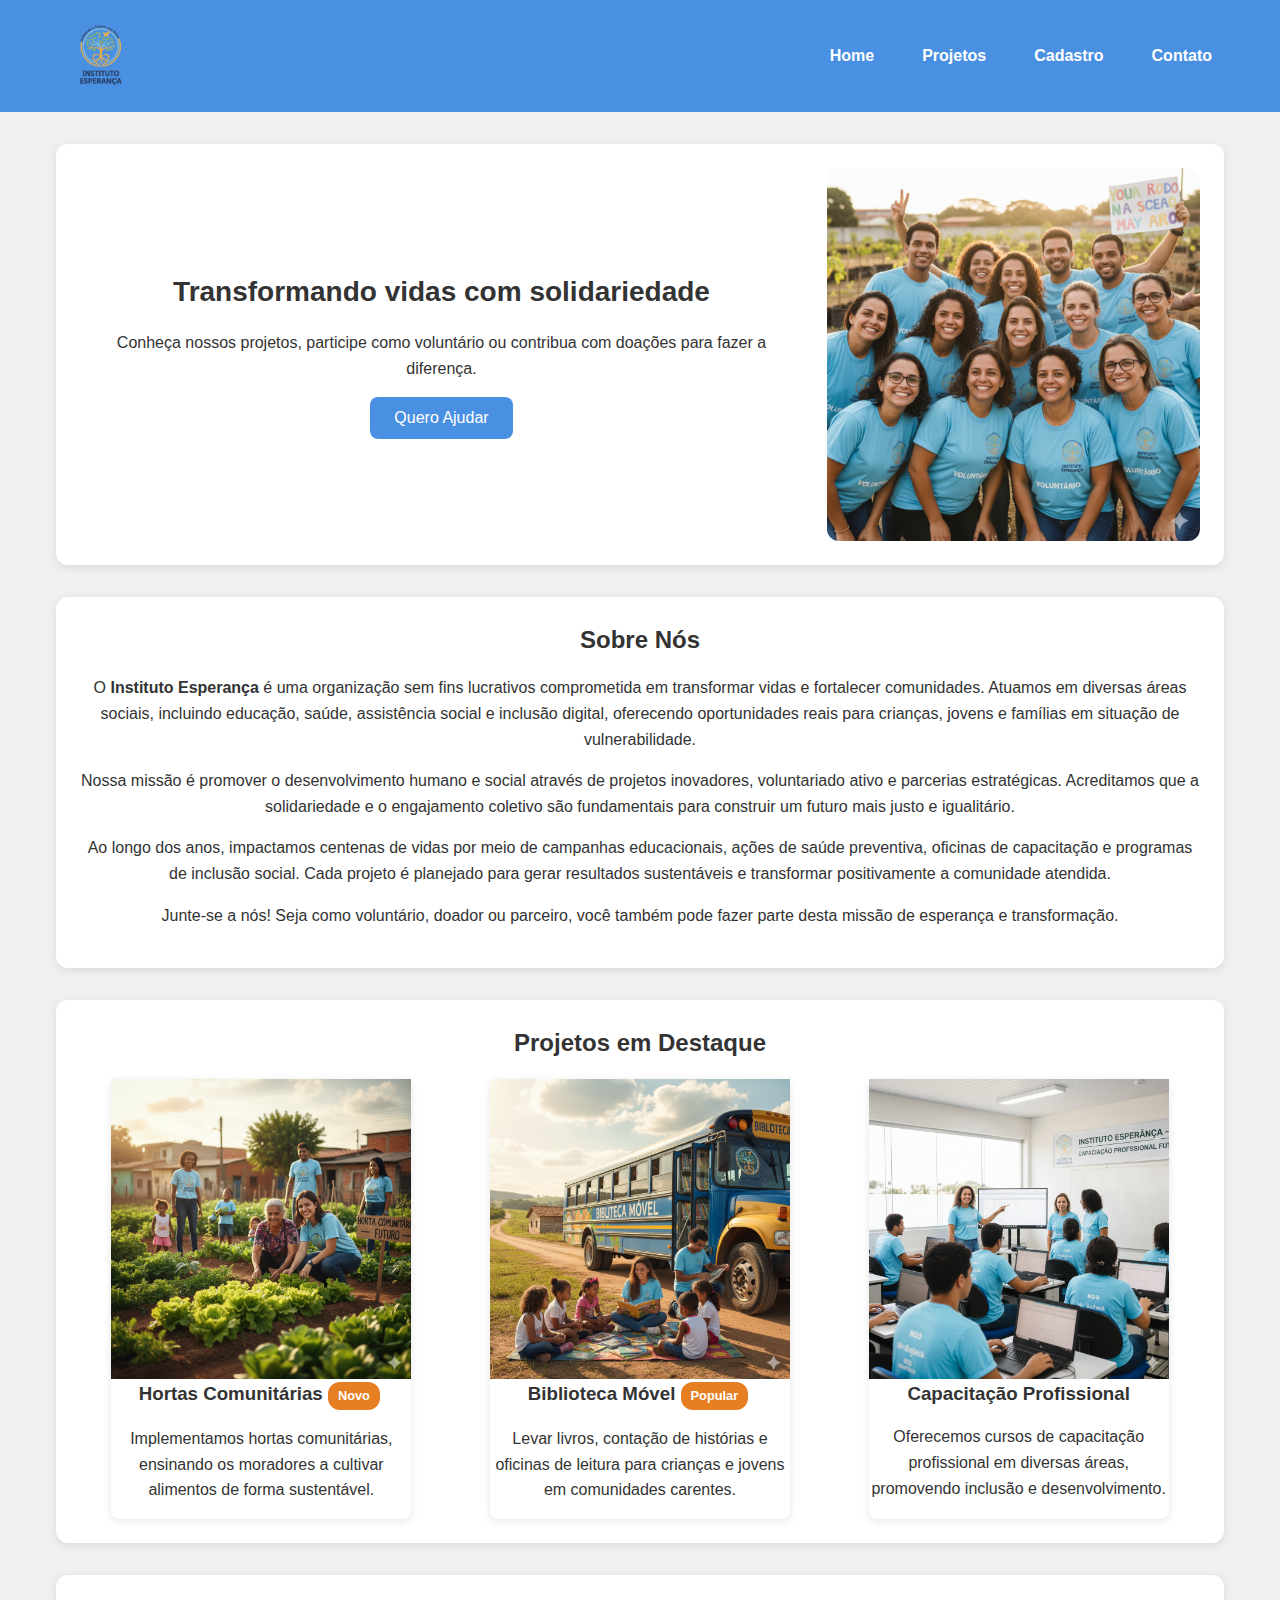
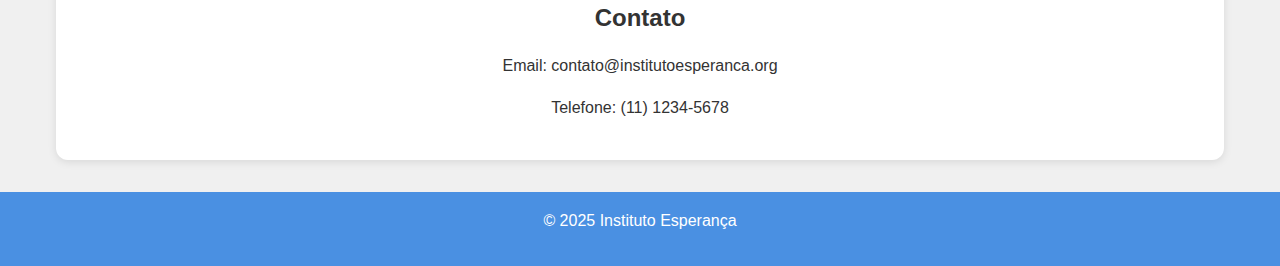
<file: Instituto esperanca/index.html>
<!DOCTYPE html>
<html lang="pt-br">
<head>
<meta charset="UTF-8">
<meta name="viewport" content="width=device-width, initial-scale=1.0">
<title>Instituto Esperança - Página Inicial</title>
<link rel="stylesheet" href="assets/styles/layout.css">
<link rel="stylesheet" href="assets/styles/menu.css">
<link rel="stylesheet" href="assets/styles/components.css">
<link rel="stylesheet" href="assets/styles/forms.css">
<script src="assets/scripts/dropdown.js"></script>
<script src="assets/scripts/spa.js"></script>

</head>
<body>

<!-- ALERT DE SUCESSO -->
<div id="alert-success" class="alert success" style="display:none;">
    Formulário enviado com sucesso!
</div>

<header>
    <nav class="navbar container">
        <!-- Logo -->
        <div class="logo">
            <img src="assets/images/institutoEsperanca.png" alt="Instituto Esperança">
        </div>

        <!-- Menu -->
        <ul id="menu">
            <li><a href="index.html">Home</a></li>
            <li>
                <a href="#">Projetos</a>
                <ul>
                    <li><a href="projetos.html">Todos Projetos</a></li>
                    <li><a href="voluntariado.html">Voluntariado</a></li>
                    <li><a href="doacoes.html">Doações</a></li>
                </ul>
            </li>
            <li><a href="cadastro.html">Cadastro</a></li>
            <li><a href="contato.html">Contato</a></li>
        </ul>

        <!-- Hamburger -->
        <div class="hamburger" id="hamburger">
            <div></div>
            <div></div>
            <div></div>
        </div>
    </nav>
</header>

<main class="container">

    <!-- Hero Section -->
    <section class="hero">
        <div class="hero-text">
            <h2>Transformando vidas com solidariedade</h2>
            <p>Conheça nossos projetos, participe como voluntário ou contribua com doações para fazer a diferença.</p>
            <button onclick="openModal()">Quero Ajudar</button>
        </div>
        <div class="hero-image">
            <img src="assets/images/voluntariado.png" alt="Imagem de voluntariado">
        </div>
    </section>

    <!-- Sobre Nós -->
    <section class="sobre-nos">
        <h2>Sobre Nós</h2>
        <p>
            O <strong>Instituto Esperança</strong> é uma organização sem fins lucrativos comprometida em transformar vidas e fortalecer comunidades. 
            Atuamos em diversas áreas sociais, incluindo educação, saúde, assistência social e inclusão digital, oferecendo oportunidades reais 
            para crianças, jovens e famílias em situação de vulnerabilidade.
        </p>
        <p>
            Nossa missão é promover o desenvolvimento humano e social através de projetos inovadores, voluntariado ativo e parcerias estratégicas. 
            Acreditamos que a solidariedade e o engajamento coletivo são fundamentais para construir um futuro mais justo e igualitário.
        </p>
        <p>
            Ao longo dos anos, impactamos centenas de vidas por meio de campanhas educacionais, ações de saúde preventiva, oficinas de capacitação 
            e programas de inclusão social. Cada projeto é planejado para gerar resultados sustentáveis e transformar positivamente a comunidade atendida.
        </p>
        <p>
            Junte-se a nós! Seja como voluntário, doador ou parceiro, você também pode fazer parte desta missão de esperança e transformação.
        </p>
    </section>   

    <!-- Projetos em Destaque (sempre visível na home) -->
    <section class="projetos-destaque">
        <h2>Projetos em Destaque</h2>
        <div class="cards-grid">
            <div class="card">
                <img src="assets/images/projeto1.png" alt="Projeto 1">
                <h3>Hortas Comunitárias <span class="badge">Novo</span></h3>
                <p>Implementamos hortas comunitárias, ensinando os moradores a cultivar alimentos de forma sustentável.</p>
            </div>
            <div class="card">
                <img src="assets/images/projeto2.png" alt="Projeto 2">
                <h3>Biblioteca Móvel <span class="badge">Popular</span></h3>
                <p>Levar livros, contação de histórias e oficinas de leitura para crianças e jovens em comunidades carentes.</p>
            </div>
            <div class="card">
                <img src="assets/images/projeto3.png" alt="Projeto 3">
                <h3>Capacitação Profissional</h3>
                <p>Oferecemos cursos de capacitação profissional em diversas áreas, promovendo inclusão e desenvolvimento.</p>
            </div>
        </div>
    </section>

    <!-- Contato -->
    <section class="contato">
        <h2>Contato</h2>
        <p>Email: contato@institutoesperanca.org</p>
        <p>Telefone: (11) 1234-5678</p>
    </section>

</main>

<!-- Modal -->
<div id="modal" class="modal">
    <div class="modal-content">
        <h3>Confirmação</h3>
        <p>Deseja realmente enviar o formulário de inscrição?</p>
        <button onclick="closeModal()">Cancelar</button>
        <button onclick="confirmModal()">Confirmar</button>
    </div>
</div>

<footer>
    <p>© 2025 Instituto Esperança</p>
</footer>

</body>
</html>
</file>
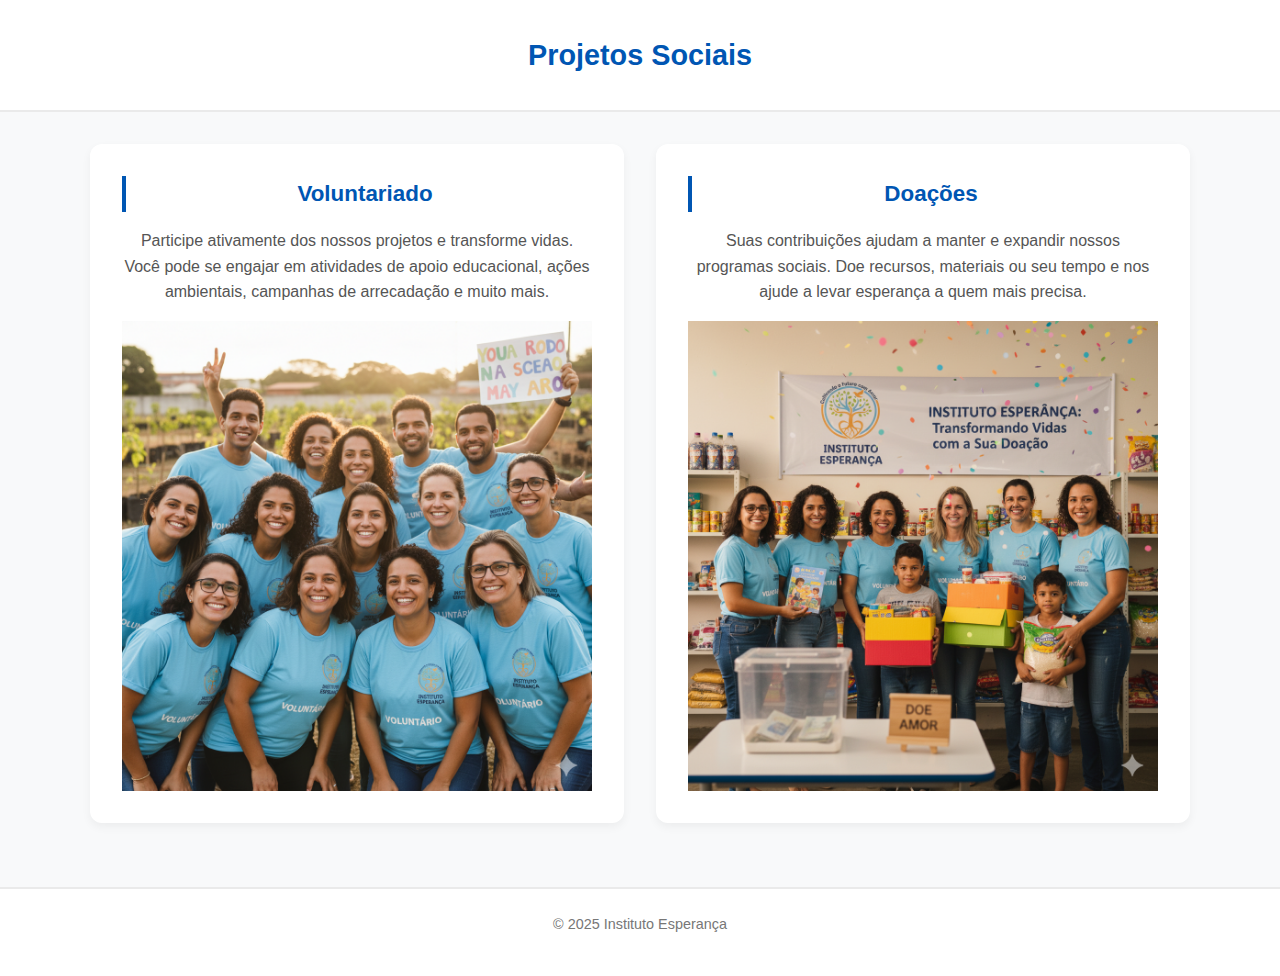
<file: Instituto esperanca/projetos.html>
<!DOCTYPE html>
<html lang="pt-br">
<head>
<meta charset="UTF-8">
<meta name="viewport" content="width=device-width, initial-scale=1.0">
<title>Projetos - Instituto Esperança</title>
<link rel="stylesheet" href="assets/styles/layout.css">
<link rel="stylesheet" href="assets/styles/components.css">
<link rel="stylesheet" href="assets/styles/projetos.css">
</head>
<body>

<header>
    <h1>Projetos Sociais</h1>
</header>

<main>
    <section>
        <h2>Voluntariado</h2>
        <p>Participe ativamente dos nossos projetos e transforme vidas. Você pode se engajar em atividades de apoio educacional, ações ambientais, campanhas de arrecadação e muito mais.</p>
        <img src="assets/images/voluntariado.png" alt="Imagem de voluntariado">
    </section>

    <section>
        <h2>Doações</h2>
        <p>Suas contribuições ajudam a manter e expandir nossos programas sociais. Doe recursos, materiais ou seu tempo e nos ajude a levar esperança a quem mais precisa.</p>
        <img src="assets/images/doacao.png" alt="Imagem de voluntariado">
    </section>
</main>

<footer>
    <p>© 2025 Instituto Esperança</p>
</footer>

</body>
</html>
</file>
<file: Instituto esperanca/assets/styles/layout.css>
/* ------------------------------
   BASE
-------------------------------- */
body {
    margin: 0;
    font-family: Arial, sans-serif;
    background-color: #f0f0f0;
    color: #333;
    line-height: 1.6;
}

h1,h2,h3 { margin: 0 0 16px 0; }
p { margin: 0 0 16px 0; }
img { max-width: 100%; display: block; }

/* ------------------------------
   CONTAINER PRINCIPAL
-------------------------------- */
.container {
    max-width: 1200px;
    margin: 0 auto;      /* centraliza horizontalmente */
    padding: 0 16px;     /* dá espaço nas laterais */
    box-sizing: border-box;
}

/* ------------------------------
   HEADER
-------------------------------- */
header {
    background-color: #4A90E2;
    color: white;
    padding: 16px 0;
    text-align: center;
}

header h1 {
    margin: 0;
}

/* ------------------------------
   HERO
-------------------------------- */
.hero {
    display: flex;
    flex-wrap: wrap;
    align-items: center;
    justify-content: center; /* centraliza horizontalmente */
    margin: 32px 0;
    gap: 24px;
    text-align: center; /* centraliza texto interno */
}

.hero-text {
    flex: 1 1 400px;
}

.hero-text h2 { font-size: 28px; margin-bottom: 16px; }
.hero-text p { font-size: 16px; }

.hero-image {
    flex: 1 1 50px;
}

.hero-image img {
    border-radius: 12px;
    max-width: 100%;
    height: auto;
}

/* ------------------------------
   SEÇÕES
-------------------------------- */
section {
    background-color: white;
    padding: 24px;
    border-radius: 12px;
    margin-bottom: 32px;
    box-shadow: 0 2px 8px rgba(0,0,0,0.1);
    text-align: center;
}

/* ------------------------------
   GRID DE CARDS
-------------------------------- */
.cards-grid {
    display: grid;
    grid-template-columns: repeat(auto-fit, minmax(280px, 1fr));
    gap: 16px;
    justify-items: center; /* centraliza cada card dentro da grid */
}

.card {
    background-color: #fff;
    border-radius: 8px;
    padding: 16px;
    box-shadow: 0 2px 8px rgba(0,0,0,0.1);
    width: 100%;
    max-width: 300px; /* mantém cards uniformes */
}

/* ------------------------------
   FOOTER
-------------------------------- */
footer {
    background-color: #4A90E2;
    color: white;
    text-align: center;
    padding: 16px 0;
}

/* ------------------------------
   RESPONSIVIDADE
-------------------------------- */
@media (max-width: 768px) {
    .hero {
        flex-direction: column; /* hero vira coluna no mobile */
    }
}
</file>
<file: Instituto esperanca/assets/styles/menu.css>
/* Menu principal */
.navbar {
    display: flex;
    justify-content: space-between;
    align-items: center;
    background-color: var(--cor-primaria, #4A90E2);
    padding: 16px;
    color: white;
    height: 80px; /* define altura fixa do navbar */
}

/* Logo maior visualmente sem aumentar o navbar */
.logo img {
    max-height: 60px; /* mantém dentro do navbar */
    width: auto;
    transform: scale(1.5); /* aumenta visualmente sem mexer no fundo */
    transform-origin: left center; /* alinha o aumento para o canto do navbar */
    transition: transform 0.3s ease;
}

/* Menu */
.navbar ul {
    list-style: none;
    display: flex;
    gap: 24px;
    margin: 0;
    padding: 0;
    align-items: center;
}

.navbar li {
    position: relative;
}

.navbar a {
    text-decoration: none;
    color: white;
    font-weight: bold;
    padding: 8px 12px;
}

/* Dropdown */
.navbar li ul {
    display: none;
    position: absolute;
    top: 100%;
    left: 0;
    background-color: var(--cor-primaria, #4A90E2);
    padding: 8px 0;
    border-radius: 8px;
    min-width: 180px;
}

.navbar li:hover ul {
    display: block;
}

.navbar li ul li {
    padding: 8px 16px;
}

/* Botão hambúrguer */
.hamburger {
    display: none;
    flex-direction: column;
    gap: 4px;
    cursor: pointer;
}

.hamburger div {
    width: 25px;
    height: 3px;
    background-color: white;
}

/* Responsivo */
@media (max-width: 768px) {
    .navbar ul {
        display: none;
        flex-direction: column;
        width: 100%;
        margin-top: 8px;
        background-color: var(--cor-primaria, #4A90E2);
        border-radius: 8px;
    }

    .navbar ul.active {
        display: flex;
    }

    .hamburger {
        display: flex;
    }

    .logo img {
        transform: scale(1.2); /* menor escala no mobile */
        max-height: 50px; /* mantém dentro do navbar */
    }
}

@media (max-width: 480px) {
    .logo img {
        transform: scale(1.1); /* ainda menor em celulares pequenos */
        max-height: 40px;
    }
}
</file>
<file: Instituto esperanca/assets/styles/components.css>
/* =============================
   Cards
============================= */
.card {
    background-color: var(--cor-neutra-1);
    border-radius: 8px;
    padding: var(--space-16);
    box-shadow: 0 2px 8px rgba(0,0,0,0.1);
    transition: transform 0.2s ease, box-shadow 0.2s ease;
}

.card:hover {
    transform: translateY(-4px);
    box-shadow: 0 6px 16px rgba(0,0,0,0.15);
}

/* =============================
   Botões
============================= */
button {
    background-color: var(--cor-primaria, #4A90E2);
    color: white;
    border: none;
    padding: 12px 24px;
    font-size: 1rem;
    border-radius: 8px;
    cursor: pointer;
    transition: all 0.2s ease;
}

button:hover {
    background-color: #357ABD;
}

button:focus {
    outline: 3px solid #FFD700;
}

button:active {
    transform: scale(0.97);
}

/* =============================
   Alerts
============================= */
.alert {
    padding: 12px 20px;
    border-radius: 6px;
    margin-bottom: 16px;
    font-weight: bold;
}

.alert.success { background-color: #2ECC71; color: white; }
.alert.error { background-color: #E74C3C; color: white; }
.alert.info { background-color: #3498DB; color: white; }

/* =============================
   Toasts
============================= */
.toast {
    position: fixed;
    bottom: 20px;
    right: 20px;
    background-color: #333;
    color: white;
    padding: 12px 20px;
    border-radius: 8px;
    opacity: 0;
    transform: translateY(50px);
    transition: all 0.4s ease;
    z-index: 999;
    max-width: 300px;
    word-wrap: break-word;
}

.toast.show {
    opacity: 1;
    transform: translateY(0);
}

/* =============================
   Modals
============================= */
.modal {
    position: fixed;
    top: 0;
    left: 0;
    width: 100%;
    height: 100%;
    background-color: rgba(0,0,0,0.6);
    display: none;
    justify-content: center;
    align-items: center;
    z-index: 1000;
}

.modal-content {
    background-color: white;
    padding: 24px;
    border-radius: 8px;
    max-width: 500px;
    width: 90%;
}

/* =============================
   Badges
============================= */
.badge {
    display: inline-block;
    padding: 4px 10px;
    border-radius: 12px;
    font-size: 0.8rem;
    font-weight: bold;
    color: white;
    background-color: var(--cor-secundaria, #E67E22);
    margin-right: 4px;
    transition: background-color 0.2s ease;
}

.badge:hover {
    background-color: #D35400;
}
</file>
<file: Instituto esperanca/assets/styles/forms.css>
.cadastro-form {
	background-color: #fff;
	padding: 2rem;
	border-radius: 1rem;
	box-shadow: 0 4px 12px rgba(0, 0, 0, 0.08);
	display: flex;
	flex-direction: column;
	gap: 1.5rem;
	margin-top: 1rem;
	margin-bottom: 2rem;
}

.form-group {
	display: flex;
	flex-direction: column;
}

.form-group label {
	font-weight: 600;
	margin-bottom: 0.4rem;
	color: #333;
}

.form-group input {
	padding: 0.75rem;
	border: 1px solid #ccc;
	border-radius: 0.5rem;
	font-size: 1rem;
	transition: border-color 0.3s, box-shadow 0.3s;
}

.form-group input:focus {
	border-color: #004aad;
	box-shadow: 0 0 0 3px rgba(0, 74, 173, 0.1);
	outline: none;
}

.form-row {
	display: flex;
	flex-wrap: wrap;
	gap: 1rem;
}

.form-row .form-group {
	flex: 1;
	min-width: 150px;
}

.btn-primary {
	background-color: #004aad;
	color: #fff;
	font-weight: 600;
	padding: 0.9rem;
	border: none;
	border-radius: 0.6rem;
	cursor: pointer;
	font-size: 1rem;
	transition: background-color 0.3s, transform 0.1s;
}

.btn-primary:hover {
	background-color: #003a8b;
}

.btn-primary:active {
	transform: scale(0.97);
}

/* Responsividade */
@media (max-width: 480px) {
	.page-header h1 {
		font-size: 1.4rem;
	}

	.cadastro-form {
		padding: 1.5rem;
	}

	.form-row {
		flex-direction: column;
	}
}
</file>
<file: Instituto esperanca/assets/styles/projetos.css>
body {
    font-family: "Poppins", sans-serif;
    margin: 0;
    background-color: #f8f9fa;
    color: #333;
    display: flex;
    flex-direction: column;
    min-height: 100vh;
}

/* Cabeçalho */
header {
    background-color: #fff;
    text-align: center;
    padding: 2rem 1rem;
    border-bottom: 2px solid #eaeaea;
}

header h1 {
    font-size: 1.8rem;
    font-weight: 600;
    color: #0056b3;
    margin: 0;
}

/* Conteúdo principal */
main {
    flex: 1;
    max-width: 1100px;
    margin: 2rem auto;
    padding: 0 1rem;
    display: grid;
    grid-template-columns: repeat(auto-fit, minmax(300px, 1fr));
    gap: 2rem;
}

section {
    background-color: #fff;
    padding: 2rem;
    border-radius: 12px;
    box-shadow: 0 4px 10px rgba(0, 0, 0, 0.05);
    transition: transform 0.2s, box-shadow 0.2s;
}

section:hover {
    transform: translateY(-5px);
    box-shadow: 0 6px 15px rgba(0, 0, 0, 0.08);
}

section h2 {
    color: #0056b3;
    font-size: 1.4rem;
    margin-bottom: 1rem;
    border-left: 4px solid #0056b3;
    padding-left: 0.75rem;
}

section p {
    color: #555;
    line-height: 1.6;
    font-size: 1rem;
}

/* Rodapé */
footer {
    background-color: #fff;
    text-align: center;
    padding: 1.5rem;
    border-top: 2px solid #eaeaea;
    font-size: 0.9rem;
    color: #777;
}

/* Responsividade */
@media (max-width: 600px) {
    header h1 {
        font-size: 1.5rem;
    }
    section {
        padding: 1.5rem;
    }
}
</file>
